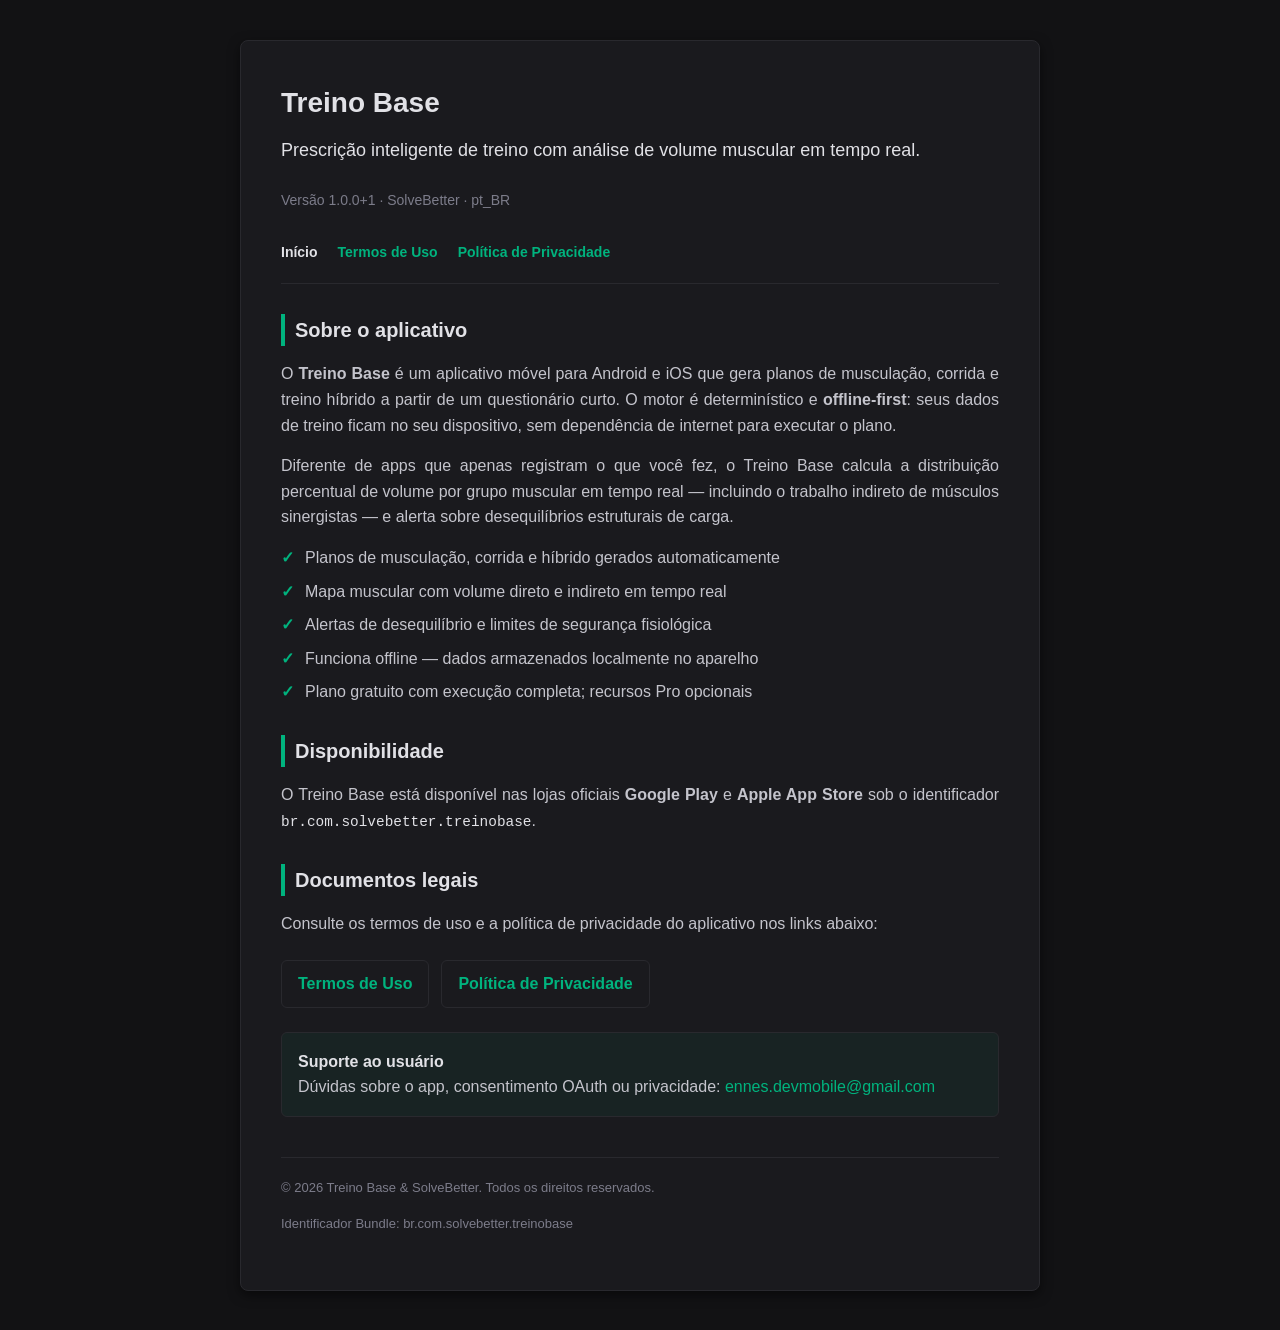
<file: index.html>
<!DOCTYPE html>
<html lang="pt-BR">
<head>
    <meta charset="UTF-8">
    <meta name="viewport" content="width=device-width, initial-scale=1.0">
    <meta name="google-site-verification" content="JaAAa_PzWs1PDkUjNuL2Oqip9FTO3CstDpTRjHRCh3M" />
    <meta name="google-site-verification" content="kpC7ewNfgAG24OMVGDEBIA3u9Wy-HcYxrSNqTMBi90k" />
    <meta name="description" content="Treino Base — prescrição inteligente de treino com análise de volume muscular em tempo real. Musculação, corrida e híbrido offline-first.">
    <title>Treino Base — Aplicativo de Treino Inteligente</title>
    <link rel="stylesheet" href="styles.css">
</head>
<body>

<div class="container">
    <header>
        <h1>Treino Base</h1>
        <p class="hero-tagline">Prescrição inteligente de treino com análise de volume muscular em tempo real.</p>
        <div class="meta-info">Versão 1.0.0+1 · SolveBetter · pt_BR</div>
    </header>

    <nav class="nav-links" aria-label="Navegação do site">
        <a href="index.html" class="active">Início</a>
        <a href="termos.html">Termos de Uso</a>
        <a href="privacidade.html">Política de Privacidade</a>
    </nav>

    <section>
        <h2>Sobre o aplicativo</h2>
        <p>O <strong>Treino Base</strong> é um aplicativo móvel para Android e iOS que gera planos de musculação, corrida e treino híbrido a partir de um questionário curto. O motor é determinístico e <strong>offline-first</strong>: seus dados de treino ficam no seu dispositivo, sem dependência de internet para executar o plano.</p>
        <p>Diferente de apps que apenas registram o que você fez, o Treino Base calcula a distribuição percentual de volume por grupo muscular em tempo real — incluindo o trabalho indireto de músculos sinergistas — e alerta sobre desequilíbrios estruturais de carga.</p>

        <ul class="feature-list">
            <li>Planos de musculação, corrida e híbrido gerados automaticamente</li>
            <li>Mapa muscular com volume direto e indireto em tempo real</li>
            <li>Alertas de desequilíbrio e limites de segurança fisiológica</li>
            <li>Funciona offline — dados armazenados localmente no aparelho</li>
            <li>Plano gratuito com execução completa; recursos Pro opcionais</li>
        </ul>
    </section>

    <section>
        <h2>Disponibilidade</h2>
        <p>O Treino Base está disponível nas lojas oficiais <strong>Google Play</strong> e <strong>Apple App Store</strong> sob o identificador <code>br.com.solvebetter.treinobase</code>.</p>
    </section>

    <section>
        <h2>Documentos legais</h2>
        <p>Consulte os termos de uso e a política de privacidade do aplicativo nos links abaixo:</p>
        <div class="legal-links">
            <a href="termos.html">Termos de Uso</a>
            <a href="privacidade.html">Política de Privacidade</a>
        </div>
    </section>

    <div class="contact-box">
        <strong style="color: var(--heading-color);">Suporte ao usuário</strong>
        <p style="margin-bottom: 0;">Dúvidas sobre o app, consentimento OAuth ou privacidade: <a href="mailto:ennes.devmobile@gmail.com">ennes.devmobile@gmail.com</a></p>
    </div>

    <footer class="footer">
        <p>&copy; 2026 Treino Base & SolveBetter. Todos os direitos reservados.</p>
        <p>Identificador Bundle: br.com.solvebetter.treinobase</p>
    </footer>
</div>

</body>
</html>
</file>
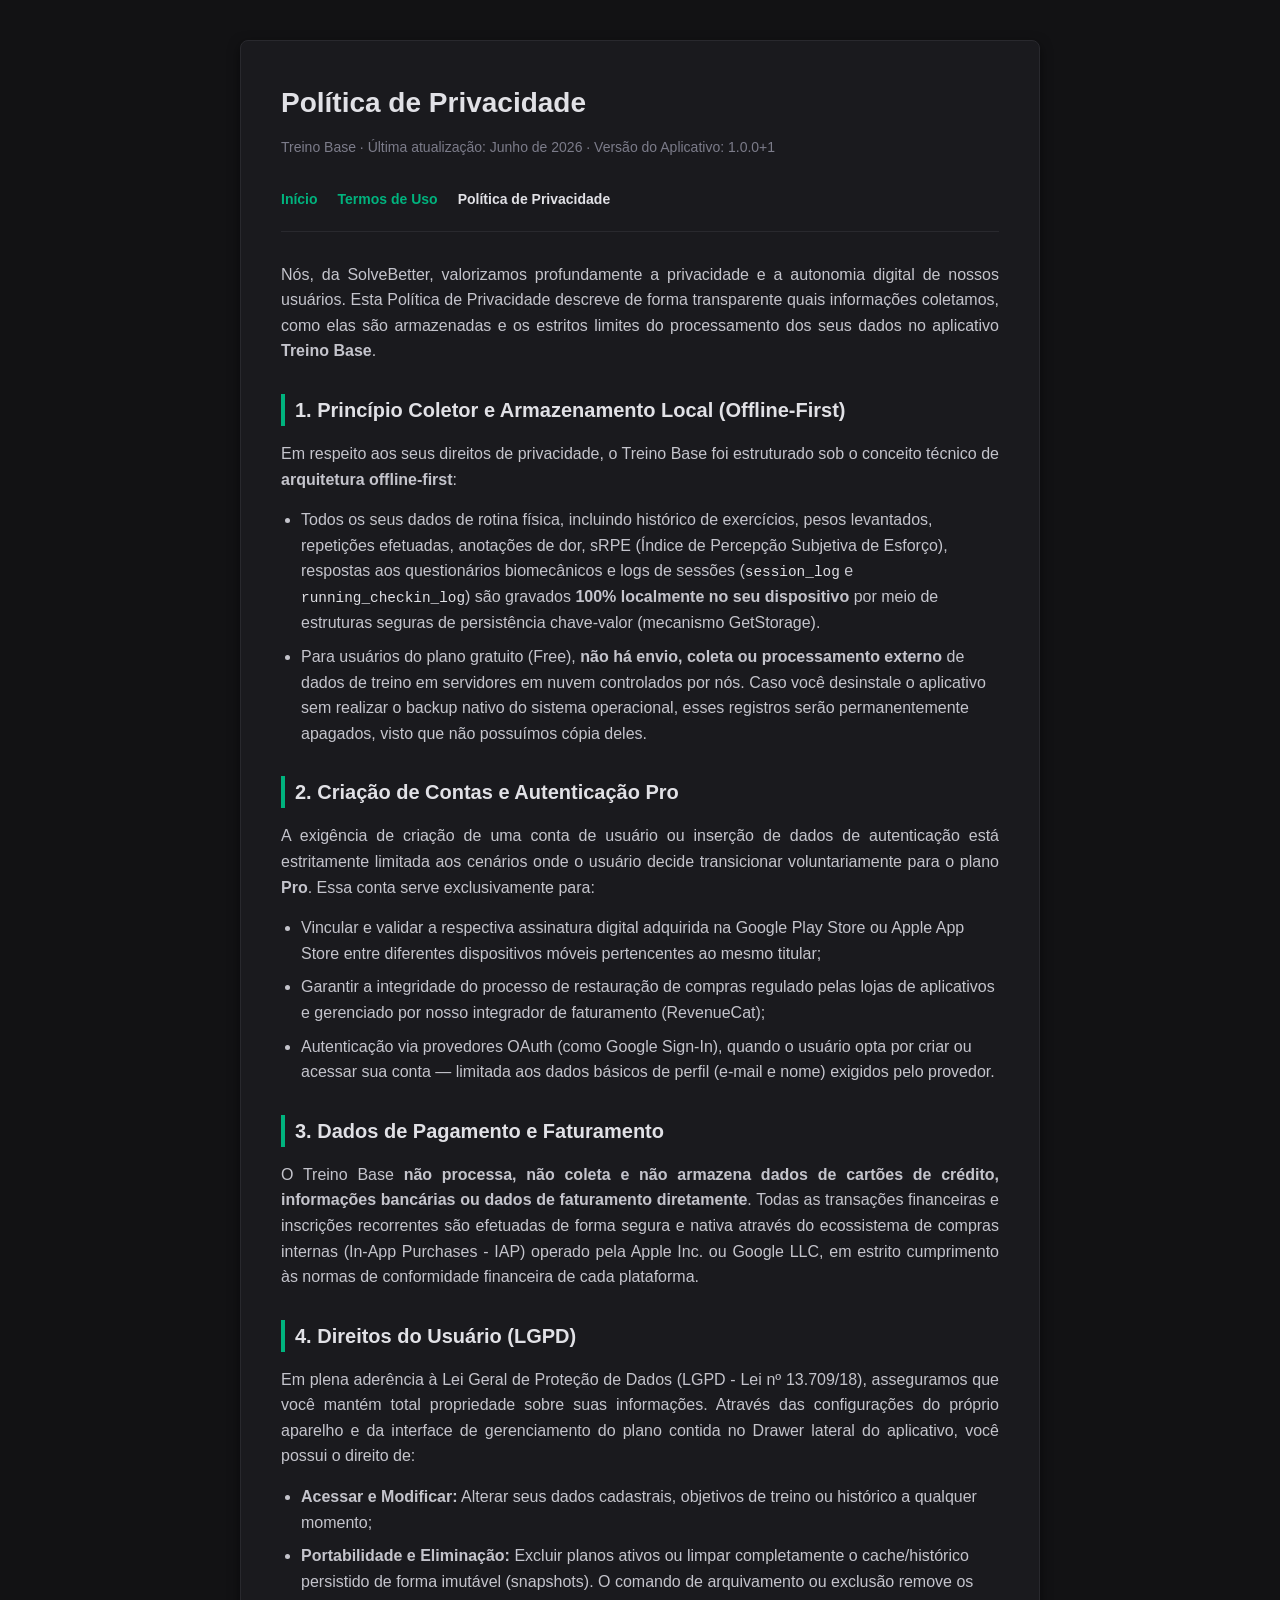
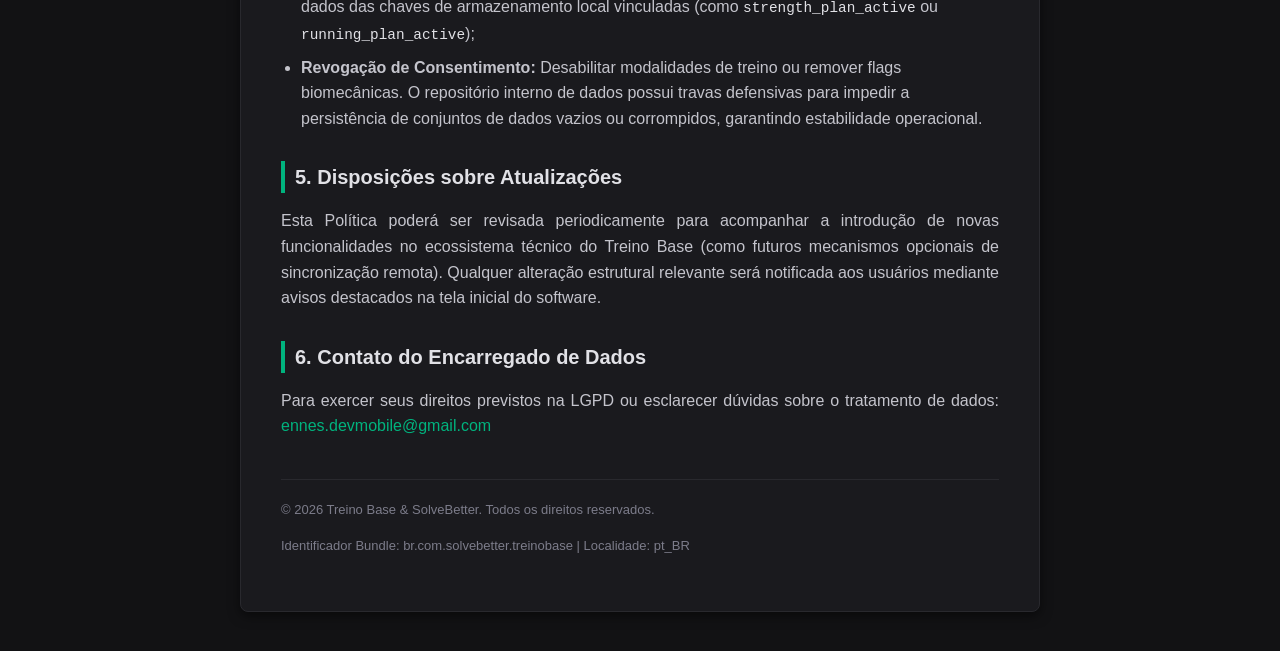
<file: privacidade.html>
<!DOCTYPE html>
<html lang="pt-BR">
<head>
    <meta charset="UTF-8">
    <meta name="viewport" content="width=device-width, initial-scale=1.0">
    <meta name="google-site-verification" content="JaAAa_PzWs1PDkUjNuL2Oqip9FTO3CstDpTRjHRCh3M" />
    <meta name="description" content="Política de Privacidade do aplicativo Treino Base — SolveBetter.">
    <title>Política de Privacidade — Treino Base</title>
    <link rel="stylesheet" href="styles.css">
</head>
<body>

<div class="container">
    <header>
        <h1>Política de Privacidade</h1>
        <div class="meta-info">Treino Base · Última atualização: Junho de 2026 · Versão do Aplicativo: 1.0.0+1</div>
    </header>

    <nav class="nav-links" aria-label="Navegação do site">
        <a href="index.html">Início</a>
        <a href="termos.html">Termos de Uso</a>
        <a href="privacidade.html" class="active">Política de Privacidade</a>
    </nav>

    <main>
        <p>Nós, da SolveBetter, valorizamos profundamente a privacidade e a autonomia digital de nossos usuários. Esta Política de Privacidade descreve de forma transparente quais informações coletamos, como elas são armazenadas e os estritos limites do processamento dos seus dados no aplicativo <strong>Treino Base</strong>.</p>

        <h2>1. Princípio Coletor e Armazenamento Local (Offline-First)</h2>
        <p>Em respeito aos seus direitos de privacidade, o Treino Base foi estruturado sob o conceito técnico de <strong>arquitetura offline-first</strong>:</p>
        <ul>
            <li>Todos os seus dados de rotina física, incluindo histórico de exercícios, pesos levantados, repetições efetuadas, anotações de dor, sRPE (Índice de Percepção Subjetiva de Esforço), respostas aos questionários biomecânicos e logs de sessões (<code>session_log</code> e <code>running_checkin_log</code>) são gravados <strong>100% localmente no seu dispositivo</strong> por meio de estruturas seguras de persistência chave-valor (mecanismo GetStorage).</li>
            <li>Para usuários do plano gratuito (Free), <strong>não há envio, coleta ou processamento externo</strong> de dados de treino em servidores em nuvem controlados por nós. Caso você desinstale o aplicativo sem realizar o backup nativo do sistema operacional, esses registros serão permanentemente apagados, visto que não possuímos cópia deles.</li>
        </ul>

        <h2>2. Criação de Contas e Autenticação Pro</h2>
        <p>A exigência de criação de uma conta de usuário ou inserção de dados de autenticação está estritamente limitada aos cenários onde o usuário decide transicionar voluntariamente para o plano <strong>Pro</strong>. Essa conta serve exclusivamente para:</p>
        <ul>
            <li>Vincular e validar a respectiva assinatura digital adquirida na Google Play Store ou Apple App Store entre diferentes dispositivos móveis pertencentes ao mesmo titular;</li>
            <li>Garantir a integridade do processo de restauração de compras regulado pelas lojas de aplicativos e gerenciado por nosso integrador de faturamento (RevenueCat);</li>
            <li>Autenticação via provedores OAuth (como Google Sign-In), quando o usuário opta por criar ou acessar sua conta — limitada aos dados básicos de perfil (e-mail e nome) exigidos pelo provedor.</li>
        </ul>

        <h2>3. Dados de Pagamento e Faturamento</h2>
        <p>O Treino Base <strong>não processa, não coleta e não armazena dados de cartões de crédito, informações bancárias ou dados de faturamento diretamente</strong>. Todas as transações financeiras e inscrições recorrentes são efetuadas de forma segura e nativa através do ecossistema de compras internas (In-App Purchases - IAP) operado pela Apple Inc. ou Google LLC, em estrito cumprimento às normas de conformidade financeira de cada plataforma.</p>

        <h2>4. Direitos do Usuário (LGPD)</h2>
        <p>Em plena aderência à Lei Geral de Proteção de Dados (LGPD - Lei nº 13.709/18), asseguramos que você mantém total propriedade sobre suas informações. Através das configurações do próprio aparelho e da interface de gerenciamento do plano contida no Drawer lateral do aplicativo, você possui o direito de:</p>
        <ul>
            <li><strong>Acessar e Modificar:</strong> Alterar seus dados cadastrais, objetivos de treino ou histórico a qualquer momento;</li>
            <li><strong>Portabilidade e Eliminação:</strong> Excluir planos ativos ou limpar completamente o cache/histórico persistido de forma imutável (snapshots). O comando de arquivamento ou exclusão remove os dados das chaves de armazenamento local vinculadas (como <code>strength_plan_active</code> ou <code>running_plan_active</code>);</li>
            <li><strong>Revogação de Consentimento:</strong> Desabilitar modalidades de treino ou remover flags biomecânicas. O repositório interno de dados possui travas defensivas para impedir a persistência de conjuntos de dados vazios ou corrompidos, garantindo estabilidade operacional.</li>
        </ul>

        <h2>5. Disposições sobre Atualizações</h2>
        <p>Esta Política poderá ser revisada periodicamente para acompanhar a introdução de novas funcionalidades no ecossistema técnico do Treino Base (como futuros mecanismos opcionais de sincronização remota). Qualquer alteração estrutural relevante será notificada aos usuários mediante avisos destacados na tela inicial do software.</p>

        <h2>6. Contato do Encarregado de Dados</h2>
        <p>Para exercer seus direitos previstos na LGPD ou esclarecer dúvidas sobre o tratamento de dados: <a href="mailto:ennes.devmobile@gmail.com">ennes.devmobile@gmail.com</a></p>
    </main>

    <footer class="footer">
        <p>&copy; 2026 Treino Base & SolveBetter. Todos os direitos reservados.</p>
        <p>Identificador Bundle: br.com.solvebetter.treinobase | Localidade: pt_BR</p>
    </footer>
</div>

</body>
</html>
</file>
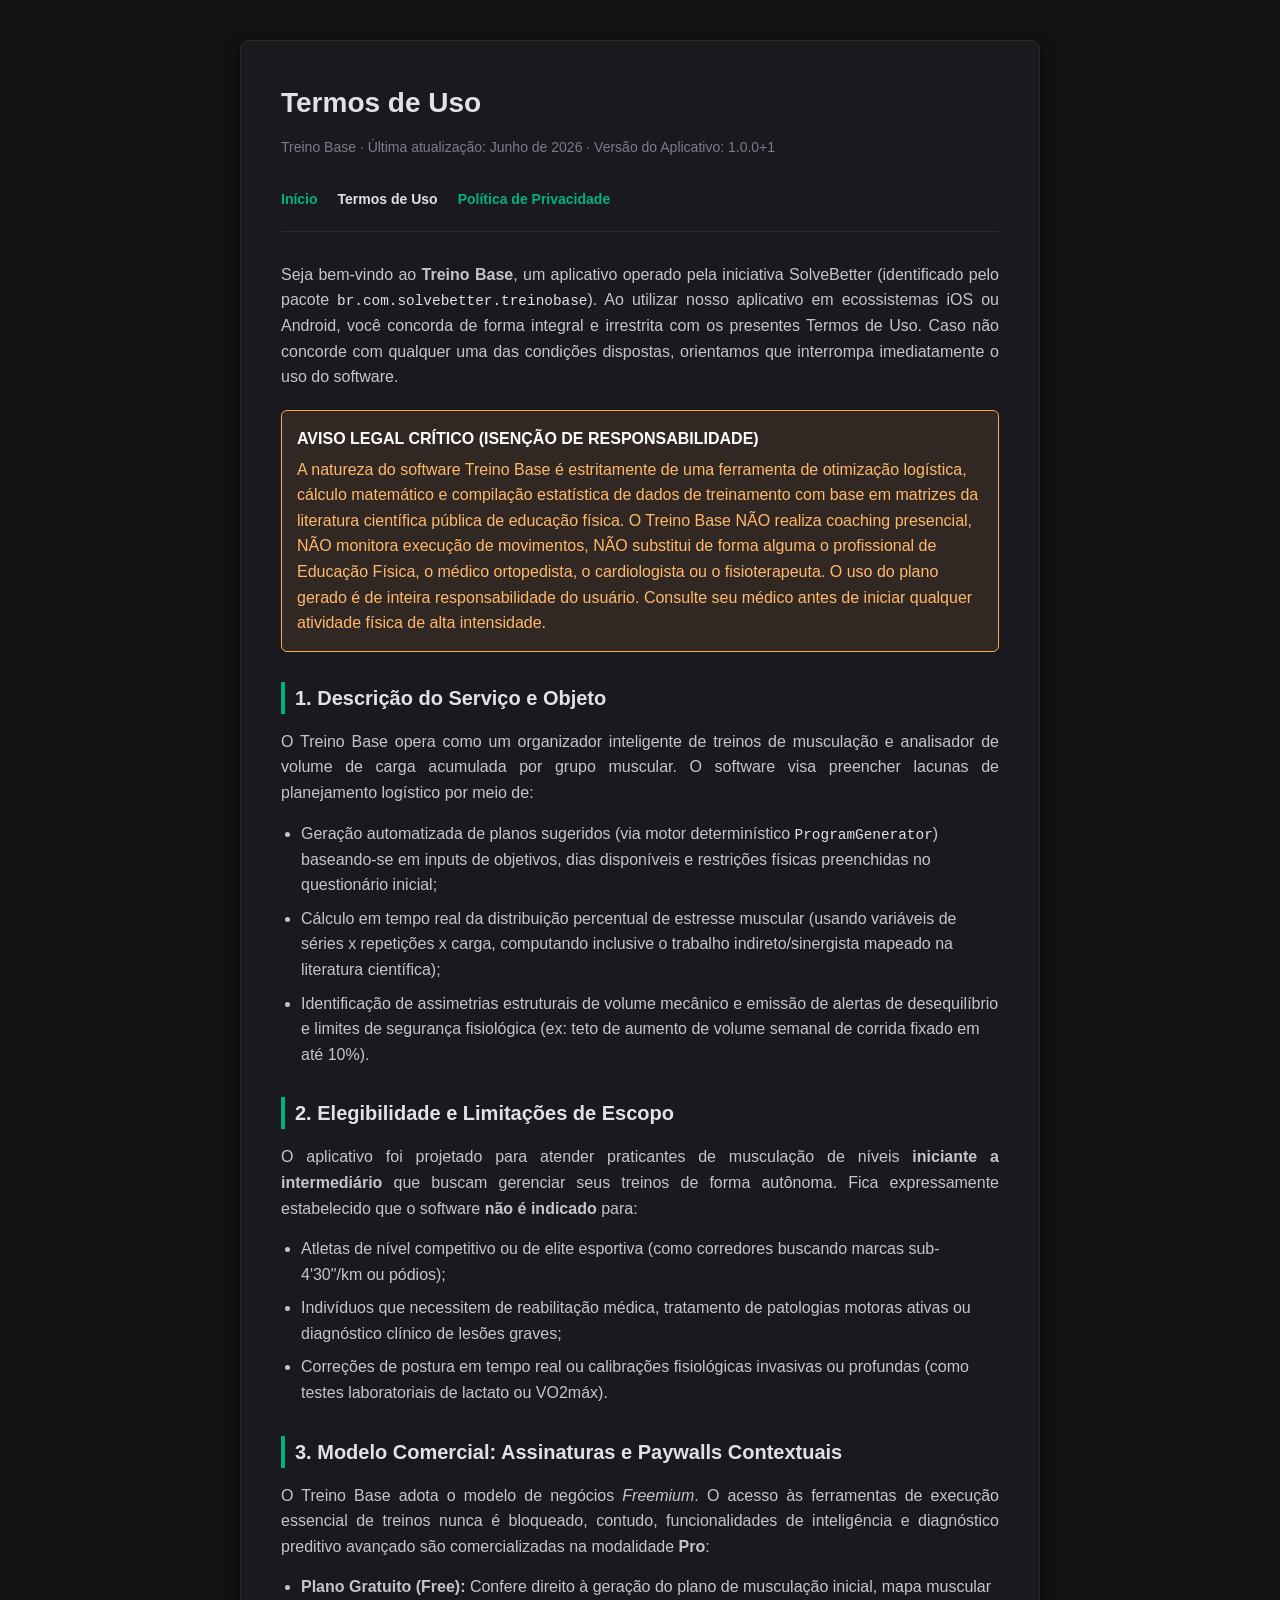
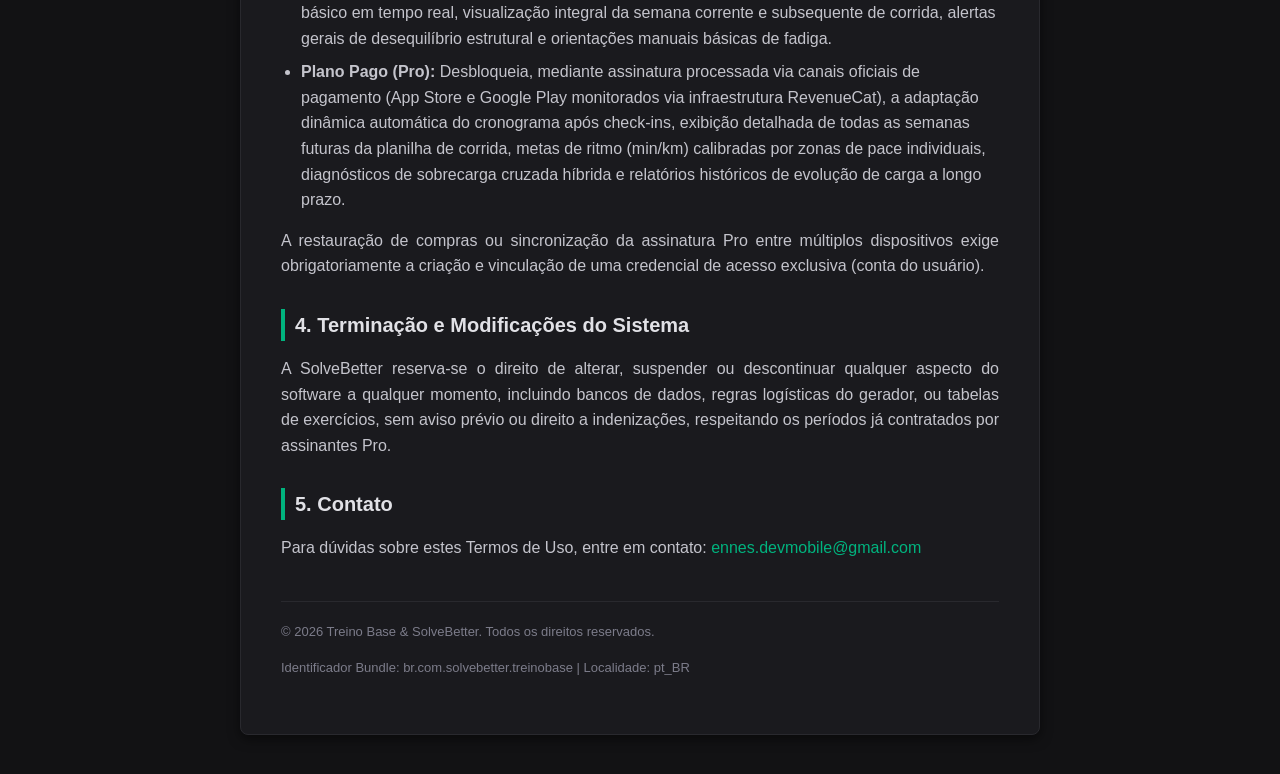
<file: termos.html>
<!DOCTYPE html>
<html lang="pt-BR">
<head>
    <meta charset="UTF-8">
    <meta name="viewport" content="width=device-width, initial-scale=1.0">
    <meta name="google-site-verification" content="JaAAa_PzWs1PDkUjNuL2Oqip9FTO3CstDpTRjHRCh3M" />
    <meta name="description" content="Termos de Uso do aplicativo Treino Base — SolveBetter.">
    <title>Termos de Uso — Treino Base</title>
    <link rel="stylesheet" href="styles.css">
</head>
<body>

<div class="container">
    <header>
        <h1>Termos de Uso</h1>
        <div class="meta-info">Treino Base · Última atualização: Junho de 2026 · Versão do Aplicativo: 1.0.0+1</div>
    </header>

    <nav class="nav-links" aria-label="Navegação do site">
        <a href="index.html">Início</a>
        <a href="termos.html" class="active">Termos de Uso</a>
        <a href="privacidade.html">Política de Privacidade</a>
    </nav>

    <main>
        <p>Seja bem-vindo ao <strong>Treino Base</strong>, um aplicativo operado pela iniciativa SolveBetter (identificado pelo pacote <code>br.com.solvebetter.treinobase</code>). Ao utilizar nosso aplicativo em ecossistemas iOS ou Android, você concorda de forma integral e irrestrita com os presentes Termos de Uso. Caso não concorde com qualquer uma das condições dispostas, orientamos que interrompa imediatamente o uso do software.</p>

        <div class="alert-box">
            <strong>AVISO LEGAL CRÍTICO (ISENÇÃO DE RESPONSABILIDADE)</strong>
            A natureza do software Treino Base é estritamente de uma ferramenta de otimização logística, cálculo matemático e compilação estatística de dados de treinamento com base em matrizes da literatura científica pública de educação física. O Treino Base NÃO realiza coaching presencial, NÃO monitora execução de movimentos, NÃO substitui de forma alguma o profissional de Educação Física, o médico ortopedista, o cardiologista ou o fisioterapeuta. O uso do plano gerado é de inteira responsabilidade do usuário. Consulte seu médico antes de iniciar qualquer atividade física de alta intensidade.
        </div>

        <h2>1. Descrição do Serviço e Objeto</h2>
        <p>O Treino Base opera como um organizador inteligente de treinos de musculação e analisador de volume de carga acumulada por grupo muscular. O software visa preencher lacunas de planejamento logístico por meio de:</p>
        <ul>
            <li>Geração automatizada de planos sugeridos (via motor determinístico <code>ProgramGenerator</code>) baseando-se em inputs de objetivos, dias disponíveis e restrições físicas preenchidas no questionário inicial;</li>
            <li>Cálculo em tempo real da distribuição percentual de estresse muscular (usando variáveis de séries x repetições x carga, computando inclusive o trabalho indireto/sinergista mapeado na literatura científica);</li>
            <li>Identificação de assimetrias estruturais de volume mecânico e emissão de alertas de desequilíbrio e limites de segurança fisiológica (ex: teto de aumento de volume semanal de corrida fixado em até 10%).</li>
        </ul>

        <h2>2. Elegibilidade e Limitações de Escopo</h2>
        <p>O aplicativo foi projetado para atender praticantes de musculação de níveis <strong>iniciante a intermediário</strong> que buscam gerenciar seus treinos de forma autônoma. Fica expressamente estabelecido que o software <strong>não é indicado</strong> para:</p>
        <ul>
            <li>Atletas de nível competitivo ou de elite esportiva (como corredores buscando marcas sub-4'30"/km ou pódios);</li>
            <li>Indivíduos que necessitem de reabilitação médica, tratamento de patologias motoras ativas ou diagnóstico clínico de lesões graves;</li>
            <li>Correções de postura em tempo real ou calibrações fisiológicas invasivas ou profundas (como testes laboratoriais de lactato ou VO2máx).</li>
        </ul>

        <h2>3. Modelo Comercial: Assinaturas e Paywalls Contextuais</h2>
        <p>O Treino Base adota o modelo de negócios <em>Freemium</em>. O acesso às ferramentas de execução essencial de treinos nunca é bloqueado, contudo, funcionalidades de inteligência e diagnóstico preditivo avançado são comercializadas na modalidade <strong>Pro</strong>:</p>
        <ul>
            <li><strong>Plano Gratuito (Free):</strong> Confere direito à geração do plano de musculação inicial, mapa muscular básico em tempo real, visualização integral da semana corrente e subsequente de corrida, alertas gerais de desequilíbrio estrutural e orientações manuais básicas de fadiga.</li>
            <li><strong>Plano Pago (Pro):</strong> Desbloqueia, mediante assinatura processada via canais oficiais de pagamento (App Store e Google Play monitorados via infraestrutura RevenueCat), a adaptação dinâmica automática do cronograma após check-ins, exibição detalhada de todas as semanas futuras da planilha de corrida, metas de ritmo (min/km) calibradas por zonas de pace individuais, diagnósticos de sobrecarga cruzada híbrida e relatórios históricos de evolução de carga a longo prazo.</li>
        </ul>
        <p>A restauração de compras ou sincronização da assinatura Pro entre múltiplos dispositivos exige obrigatoriamente a criação e vinculação de uma credencial de acesso exclusiva (conta do usuário).</p>

        <h2>4. Terminação e Modificações do Sistema</h2>
        <p>A SolveBetter reserva-se o direito de alterar, suspender ou descontinuar qualquer aspecto do software a qualquer momento, incluindo bancos de dados, regras logísticas do gerador, ou tabelas de exercícios, sem aviso prévio ou direito a indenizações, respeitando os períodos já contratados por assinantes Pro.</p>

        <h2>5. Contato</h2>
        <p>Para dúvidas sobre estes Termos de Uso, entre em contato: <a href="mailto:ennes.devmobile@gmail.com">ennes.devmobile@gmail.com</a></p>
    </main>

    <footer class="footer">
        <p>&copy; 2026 Treino Base & SolveBetter. Todos os direitos reservados.</p>
        <p>Identificador Bundle: br.com.solvebetter.treinobase | Localidade: pt_BR</p>
    </footer>
</div>

</body>
</html>
</file>
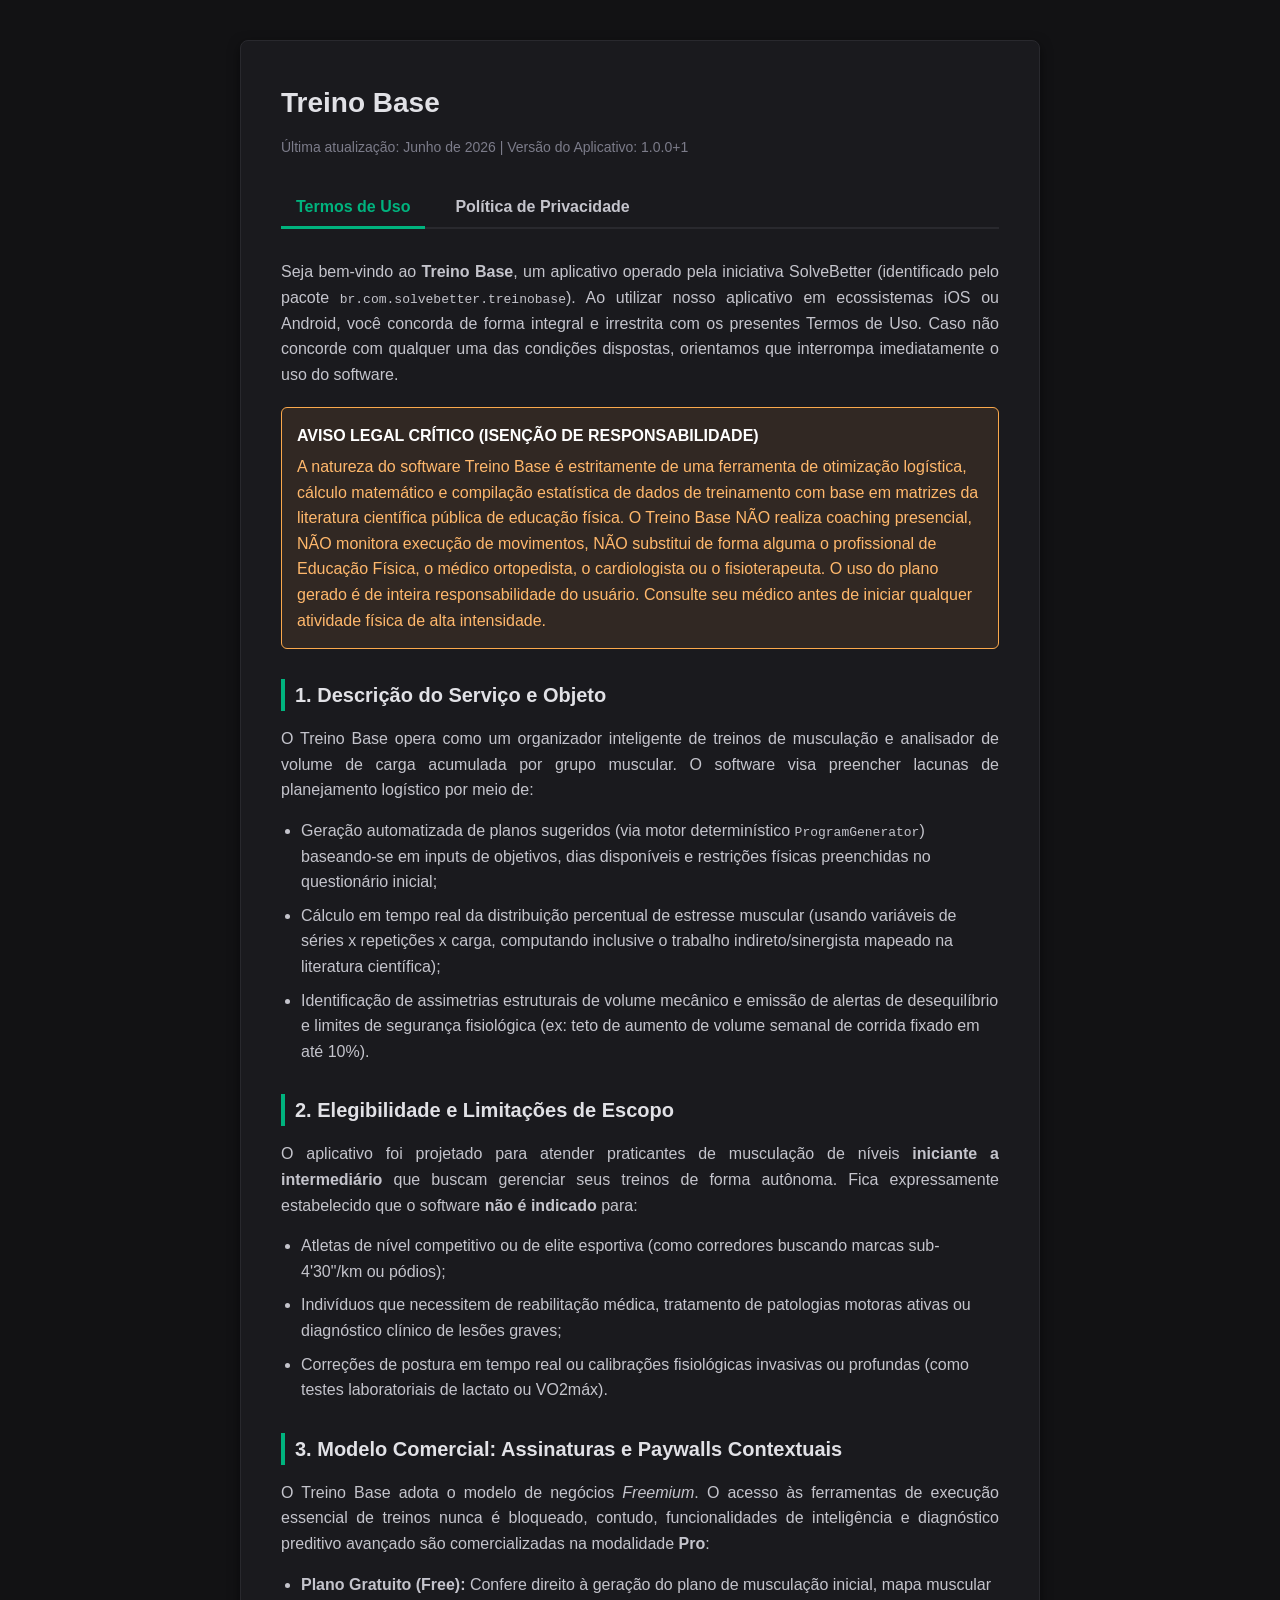
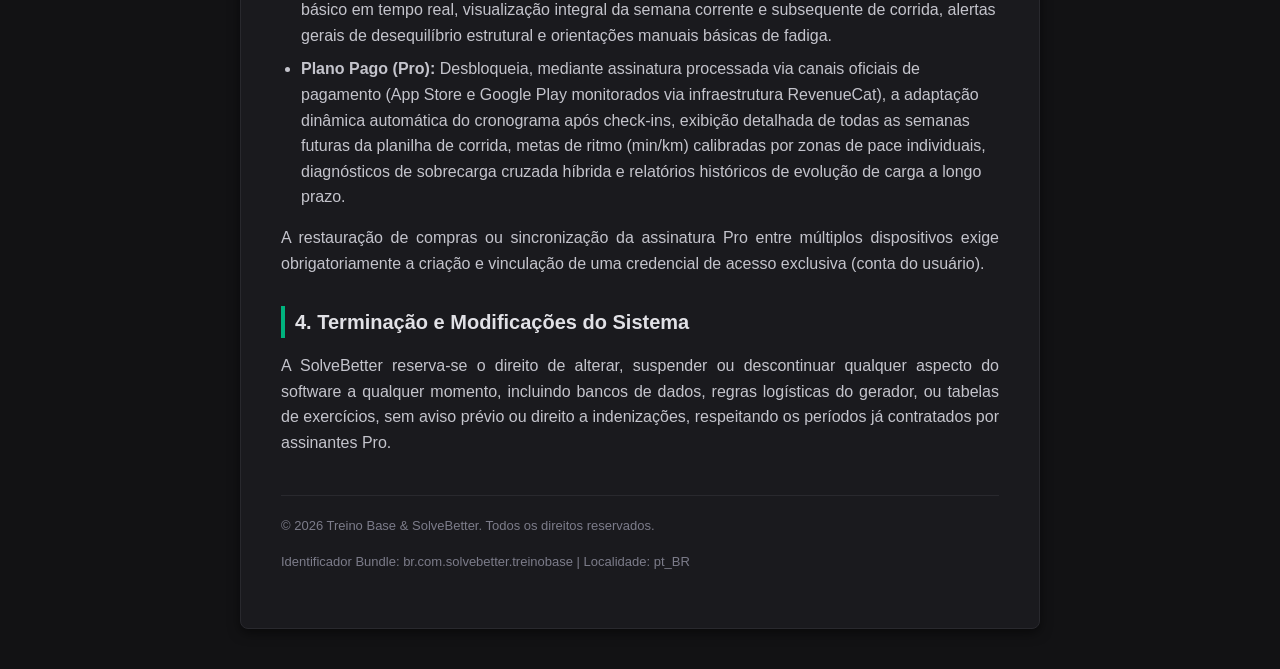
<file: termos_e_privacidade.html>
<!DOCTYPE html>
<html lang="pt-BR">
<head>
    <meta charset="UTF-8">
    <meta name="viewport" content="width=device-width, initial-scale=1.0">
    <title>Treino Base - Termos de Uso e Política de Privacidade</title>
    <style>
        :root {
            --bg-color: #121214;
            --container-bg: #1a1a1e;
            --primary-color: #00b37e;
            --text-color: #c4c4cc;
            --heading-color: #e1e1e6;
            --accent-color: #fba94c;
            --border-color: #29292e;
        }
        
        * {
            box-sizing: border-box;
            margin: 0;
            padding: 0;
        }

        body {
            font-family: -apple-system, BlinkMacSystemFont, "Segoe UI", Roboto, Helvetica, Arial, sans-serif;
            background-color: var(--bg-color);
            color: var(--text-color);
            line-height: 1.6;
            padding: 40px 20px;
        }

        .container {
            max-width: 800px;
            margin: 0 auto;
            background-color: var(--container-bg);
            padding: 40px;
            border-radius: 8px;
            border: 1px solid var(--border-color);
            box-shadow: 0 4px 12px rgba(0, 0, 0, 0.5);
        }

        .tabs {
            display: flex;
            border-bottom: 2px solid var(--border-color);
            margin-bottom: 30px;
            gap: 15px;
        }

        .tab-btn {
            background: none;
            border: none;
            color: var(--text-color);
            font-size: 16px;
            font-weight: 600;
            padding: 10px 15px;
            cursor: pointer;
            transition: all 0.2s ease;
            border-bottom: 3px solid transparent;
            margin-bottom: -2px;
        }

        .tab-btn:hover {
            color: var(--heading-color);
        }

        .tab-btn.active {
            color: var(--primary-color);
            border-bottom-color: var(--primary-color);
        }

        .tab-content {
            display: none;
        }

        .tab-content.active {
            display: block;
        }

        h1 {
            color: var(--heading-color);
            font-size: 28px;
            margin-bottom: 10px;
            font-weight: 700;
        }

        h2 {
            color: var(--heading-color);
            font-size: 20px;
            margin-top: 30px;
            margin-bottom: 15px;
            border-left: 4px solid var(--primary-color);
            padding-left: 10px;
        }

        h3 {
            color: var(--heading-color);
            font-size: 16px;
            margin-top: 20px;
            margin-bottom: 10px;
        }

        p {
            margin-bottom: 15px;
            text-align: justify;
        }

        ul {
            margin-bottom: 15px;
            padding-left: 20px;
        }

        li {
            margin-bottom: 8px;
        }

        .alert-box {
            background-color: rgba(251, 169, 76, 0.1);
            border: 1px solid var(--accent-color);
            border-radius: 6px;
            padding: 15px;
            margin: 20px 0;
            color: #ffb86c;
        }

        .alert-box strong {
            color: #fff;
            display: block;
            margin-bottom: 5px;
        }

        .footer {
            margin-top: 40px;
            text-align: center;
            font-size: 13px;
            color: #7c7c8a;
            border-top: 1px solid var(--border-color);
            padding-top: 20px;
        }

        .meta-info {
            font-size: 14px;
            color: #7c7c8a;
            margin-bottom: 30px;
        }

        @media (max-width: 600px) {
            body {
                padding: 15px 10px;
            }
            .container {
                padding: 20px;
            }
            .tabs {
                flex-direction: column;
                gap: 5px;
                border-bottom: none;
            }
            .tab-btn {
                border-bottom: none;
                border-left: 3px solid transparent;
                text-align: left;
                padding: 8px 10px;
                width: 100%;
            }
            .tab-btn.active {
                border-left-color: var(--primary-color);
                background-color: rgba(0, 179, 126, 0.1);
            }
        }
    </style>
</head>
<body>

<div class="container">
    <header>
        <h1>Treino Base</h1>
        <div class="meta-info">Última atualização: Junho de 2026 | Versão do Aplicativo: 1.0.0+1</div>
    </header>

    <div class="tabs">
        <button class="tab-btn active" onclick="switchTab('termos')">Termos de Uso</button>
        <button class="tab-btn" onclick="switchTab('privacidade')">Política de Privacidade</button>
    </div>

    <!-- TAB: TERMOS DE USO -->
    <div id="termos" class="tab-content active">
        <p>Seja bem-vindo ao <strong>Treino Base</strong>, um aplicativo operado pela iniciativa SolveBetter (identificado pelo pacote <code>br.com.solvebetter.treinobase</code>). Ao utilizar nosso aplicativo em ecossistemas iOS ou Android, você concorda de forma integral e irrestrita com os presentes Termos de Uso. Caso não concorde com qualquer uma das condições dispostas, orientamos que interrompa imediatamente o uso do software.</p>

        <div class="alert-box">
            <strong>AVISO LEGAL CRÍTICO (ISENÇÃO DE RESPONSABILIDADE)</strong>
            A natureza do software Treino Base é estritamente de uma ferramenta de otimização logística, cálculo matemático e compilação estatística de dados de treinamento com base em matrizes da literatura científica pública de educação física. O Treino Base NÃO realiza coaching presencial, NÃO monitora execução de movimentos, NÃO substitui de forma alguma o profissional de Educação Física, o médico ortopedista, o cardiologista ou o fisioterapeuta. O uso do plano gerado é de inteira responsabilidade do usuário. Consulte seu médico antes de iniciar qualquer atividade física de alta intensidade.
        </div>

        <h2>1. Descrição do Serviço e Objeto</h2>
        <p>O Treino Base opera como um organizador inteligente de treinos de musculação e analisador de volume de carga acumulada por grupo muscular. O software visa preencher lacunas de planejamento logístico por meio de:</p>
        <ul>
            <li>Geração automatizada de planos sugeridos (via motor determinístico <code>ProgramGenerator</code>) baseando-se em inputs de objetivos, dias disponíveis e restrições físicas preenchidas no questionário inicial;</li>
            <li>Cálculo em tempo real da distribuição percentual de estresse muscular (usando variáveis de séries x repetições x carga, computando inclusive o trabalho indireto/sinergista mapeado na literatura científica);</li>
            <li>Identificação de assimetrias estruturais de volume mecânico e emissão de alertas de desequilíbrio e limites de segurança fisiológica (ex: teto de aumento de volume semanal de corrida fixado em até 10%).</li>
        </ul>

        <h2>2. Elegibilidade e Limitações de Escopo</h2>
        <p>O aplicativo foi projetado para atender praticantes de musculação de níveis <strong>iniciante a intermediário</strong> que buscam gerenciar seus treinos de forma autônoma. Fica expressamente estabelecido que o software <strong>não é indicado</strong> para:</p>
        <ul>
            <li>Atletas de nível competitivo ou de elite esportiva (como corredores buscando marcas sub-4'30"/km ou pódios);</li>
            <li>Indivíduos que necessitem de reabilitação médica, tratamento de patologias motoras ativas ou diagnóstico clínico de lesões graves;</li>
            <li>Correções de postura em tempo real ou calibrações fisiológicas invasivas ou profundas (como testes laboratoriais de lactato ou VO2máx).</li>
        </ul>

        <h2>3. Modelo Comercial: Assinaturas e Paywalls Contextuais</h2>
        <p>O Treino Base adota o modelo de negócios <em>Freemium</em>. O acesso às ferramentas de execução essencial de treinos nunca é bloqueado, contudo, funcionalidades de inteligência e diagnóstico preditivo avançado são comercializadas na modalidade <strong>Pro</strong>:</p>
        <ul>
            <li><strong>Plano Gratuito (Free):</strong> Confere direito à geração do plano de musculação inicial, mapa muscular básico em tempo real, visualização integral da semana corrente e subsequente de corrida, alertas gerais de desequilíbrio estrutural e orientações manuais básicas de fadiga.</li>
            <li><strong>Plano Pago (Pro):</strong> Desbloqueia, mediante assinatura processada via canais oficiais de pagamento (App Store e Google Play monitorados via infraestrutura RevenueCat), a adaptação dinâmica automática do cronograma após check-ins, exibição detalhada de todas as semanas futuras da planilha de corrida, metas de ritmo (min/km) calibradas por zonas de pace individuais, diagnósticos de sobrecarga cruzada híbrida e relatórios históricos de evolução de carga a longo prazo.</li>
        </ul>
        <p>A restauração de compras ou sincronização da assinatura Pro entre múltiplos dispositivos exige obrigatoriamente a criação e vinculação de uma credencial de acesso exclusiva (conta do usuário).</p>

        <h2>4. Terminação e Modificações do Sistema</h2>
        <p>A SolveBetter reserva-se o direito de alterar, suspender ou descontinuar qualquer aspecto do software a qualquer momento, incluindo bancos de dados, regras logísticas do gerador, ou tabelas de exercícios, sem aviso prévio ou direito a indenizações, respeitando os períodos já contratados por assinantes Pro.</p>
    </div>

    <!-- TAB: POLÍTICA DE PRIVACIDADE -->
    <div id="privacidade" class="tab-content">
        <p>Nós, da SolveBetter, valorizamos profundamente a privacidade e a autonomia digital de nossos usuários. Esta Política de Privacidade descreve de forma transparente quais informações coletamos, como elas são armazenadas e os estritos limites do processamento dos seus dados no aplicativo <strong>Treino Base</strong>.</p>

        <h2>1. Princípio Coletor e Armazenamento Local (Offline-First)</h2>
        <p>Em respeito aos seus direitos de privacidade, o Treino Base foi estruturado sob o conceito técnico de <strong>arquitetura offline-first</strong>:</p>
        <ul>
            <li>Todos os seus dados de rotina física, incluindo histórico de exercícios, pesos levantados, repetições efetuadas, anotações de dor, sRPE (Índice de Percepção Subjetiva de Esforço), respostas aos questionários biomecânicos e logs de sessões (<code>session_log</code> e <code>running_checkin_log</code>) são gravados <strong>100% localmente no seu dispositivo</strong> por meio de estruturas seguras de persistência chave-valor (mecanismo GetStorage).</li>
            <li>Para usuários do plano gratuito (Free), <strong>não há envio, coleta ou processamento externo</strong> de dados de treino em servidores em nuvem controlados por nós. Caso você desinstale o aplicativo sem realizar o backup nativo do sistema operacional, esses registros serão permanentemente apagados, visto que não possuímos cópia deles.</li>
        </ul>

        <h2>2. Criação de Contas e Autenticação Pro</h2>
        <p>A exigência de criação de uma conta de usuário ou inserção de dados de autenticação está estritamente limitada aos cenários onde o usuário decide transicionar voluntariamente para o plano <strong>Pro</strong>. Essa conta serve exclusivamente para:</p>
        <ul>
            <li>Vincular e validar a respectiva assinatura digital adquirida na Google Play Store ou Apple App Store entre diferentes dispositivos móveis pertencentes ao mesmo titular;</li>
            <li>Garantir a integridade do processo de restauração de compras regulado pelas lojas de aplicativos e gerenciado por nosso integrador de faturamento (RevenueCat).</li>
        </ul>

        <h2>3. Dados de Pagamento e Faturamento</h2>
        <p>O Treino Base <strong>não processa, não coleta e não armazena dados de cartões de crédito, informações bancárias ou dados de faturamento diretamente</strong>. Todas as transações financeiras e inscrições recorrentes são efetuadas de forma segura e nativa através do ecossistema de compras internas (In-App Purchases - IAP) operado pela Apple Inc. ou Google LLC, em estrito cumprimento às normas de conformidade financeira de cada plataforma.</p>

        <h2>4. Direitos do Usuário (LGPD)</h2>
        <p>Em plena aderência à Lei Geral de Proteção de Dados (LGPD - Lei nº 13.709/18), asseguramos que você mantém total propriedade sobre suas informações. Através das configurações do próprio aparelho e da interface de gerenciamento do plano contida no Drawer lateral do aplicativo, você possui o direito de:</p>
        <ul>
            <li><strong>Acessar e Modificar:</strong> Alterar seus dados cadastrais, objetivos de treino ou histórico a qualquer momento;</li>
            <li><strong>Portabilidade e Eliminação:</strong> Excluir planos ativos ou limpar completamente o cache/histórico persistido de forma imutável (snapshots). O comando de arquivamento ou exclusão remove os dados das chaves de armazenamento local vinculadas (como <code>strength_plan_active</code> ou <code>running_plan_active</code>);</li>
            <li><strong>Revogação de Consentimento:</strong> Desabilitar modalidades de treino ou remover flags biomecânicas. O repositório interno de dados possui travas defensivas para impedir a persistência de conjuntos de dados vazios ou corrompidos, garantindo estabilidade operacional.</li>
        </ul>

        <h2>5. Disposições sobre Atualizações</h2>
        <p>Esta Política poderá ser revisada periodicamente para acompanhar a introdução de novas funcionalidades no ecossistema técnico do Treino Base (como futuros mecanismos opcionais de sincronização remota). Qualquer alteração estrutural relevante será notificada aos usuários mediante avisos destacados na tela inicial do software.</p>
    </div>

    <footer class="footer">
        <p>&copy; 2026 Treino Base & SolveBetter. Todos os direitos reservados.</p>
        <p>Identificador Bundle: br.com.solvebetter.treinobase | Localidade: pt_BR</p>
    </footer>
</div>

<script>
    function switchTab(tabId) {
        // Remove active class de todas as abas e conteúdos
        document.querySelectorAll('.tab-btn').forEach(btn => btn.classList.remove('active'));
        document.querySelectorAll('.tab-content').forEach(content => content.classList.remove('active'));
        
        // Adiciona active class na aba clicada e no respectivo conteúdo
        const clickedBtn = event.currentTarget;
        clickedBtn.classList.add('active');
        document.getElementById(tabId).classList.add('active');
        
        // Rola suavemente para o topo do container ao mudar de aba
        document.querySelector('.container').scrollIntoView({ behavior: 'smooth', block: 'start' });
    }
</script>

</body>
</html>
</file>
<file: styles.css>
:root {
    --bg-color: #121214;
    --container-bg: #1a1a1e;
    --primary-color: #00b37e;
    --text-color: #c4c4cc;
    --heading-color: #e1e1e6;
    --accent-color: #fba94c;
    --border-color: #29292e;
}

* {
    box-sizing: border-box;
    margin: 0;
    padding: 0;
}

body {
    font-family: -apple-system, BlinkMacSystemFont, "Segoe UI", Roboto, Helvetica, Arial, sans-serif;
    background-color: var(--bg-color);
    color: var(--text-color);
    line-height: 1.6;
    padding: 40px 20px;
}

.container {
    max-width: 800px;
    margin: 0 auto;
    background-color: var(--container-bg);
    padding: 40px;
    border-radius: 8px;
    border: 1px solid var(--border-color);
    box-shadow: 0 4px 12px rgba(0, 0, 0, 0.5);
}

h1 {
    color: var(--heading-color);
    font-size: 28px;
    margin-bottom: 10px;
    font-weight: 700;
}

h2 {
    color: var(--heading-color);
    font-size: 20px;
    margin-top: 30px;
    margin-bottom: 15px;
    border-left: 4px solid var(--primary-color);
    padding-left: 10px;
}

h3 {
    color: var(--heading-color);
    font-size: 16px;
    margin-top: 20px;
    margin-bottom: 10px;
}

p {
    margin-bottom: 15px;
    text-align: justify;
}

ul {
    margin-bottom: 15px;
    padding-left: 20px;
}

li {
    margin-bottom: 8px;
}

a {
    color: var(--primary-color);
    text-decoration: none;
}

a:hover {
    text-decoration: underline;
}

code {
    font-family: ui-monospace, SFMono-Regular, Menlo, Monaco, Consolas, monospace;
    font-size: 0.9em;
    color: var(--heading-color);
}

.alert-box {
    background-color: rgba(251, 169, 76, 0.1);
    border: 1px solid var(--accent-color);
    border-radius: 6px;
    padding: 15px;
    margin: 20px 0;
    color: #ffb86c;
}

.alert-box strong {
    color: #fff;
    display: block;
    margin-bottom: 5px;
}

.footer {
    margin-top: 40px;
    text-align: center;
    font-size: 13px;
    color: #7c7c8a;
    border-top: 1px solid var(--border-color);
    padding-top: 20px;
}

.meta-info {
    font-size: 14px;
    color: #7c7c8a;
    margin-bottom: 30px;
}

.nav-links {
    display: flex;
    flex-wrap: wrap;
    gap: 12px 20px;
    margin-bottom: 30px;
    padding-bottom: 20px;
    border-bottom: 1px solid var(--border-color);
    font-size: 14px;
}

.nav-links a {
    font-weight: 600;
}

.nav-links a.active {
    color: var(--heading-color);
    pointer-events: none;
}

.hero-tagline {
    font-size: 18px;
    color: var(--heading-color);
    margin-bottom: 24px;
}

.feature-list {
    list-style: none;
    padding-left: 0;
}

.feature-list li {
    padding-left: 24px;
    position: relative;
}

.feature-list li::before {
    content: "✓";
    position: absolute;
    left: 0;
    color: var(--primary-color);
    font-weight: 700;
}

.legal-links {
    display: flex;
    flex-wrap: wrap;
    gap: 12px;
    margin-top: 24px;
}

.legal-links a {
    display: inline-block;
    padding: 10px 16px;
    border: 1px solid var(--border-color);
    border-radius: 6px;
    font-weight: 600;
    transition: border-color 0.2s ease, background-color 0.2s ease;
}

.legal-links a:hover {
    text-decoration: none;
    border-color: var(--primary-color);
    background-color: rgba(0, 179, 126, 0.08);
}

.contact-box {
    margin-top: 24px;
    padding: 16px;
    border-radius: 6px;
    background-color: rgba(0, 179, 126, 0.06);
    border: 1px solid var(--border-color);
}

@media (max-width: 600px) {
    body {
        padding: 15px 10px;
    }

    .container {
        padding: 20px;
    }
}
</file>
